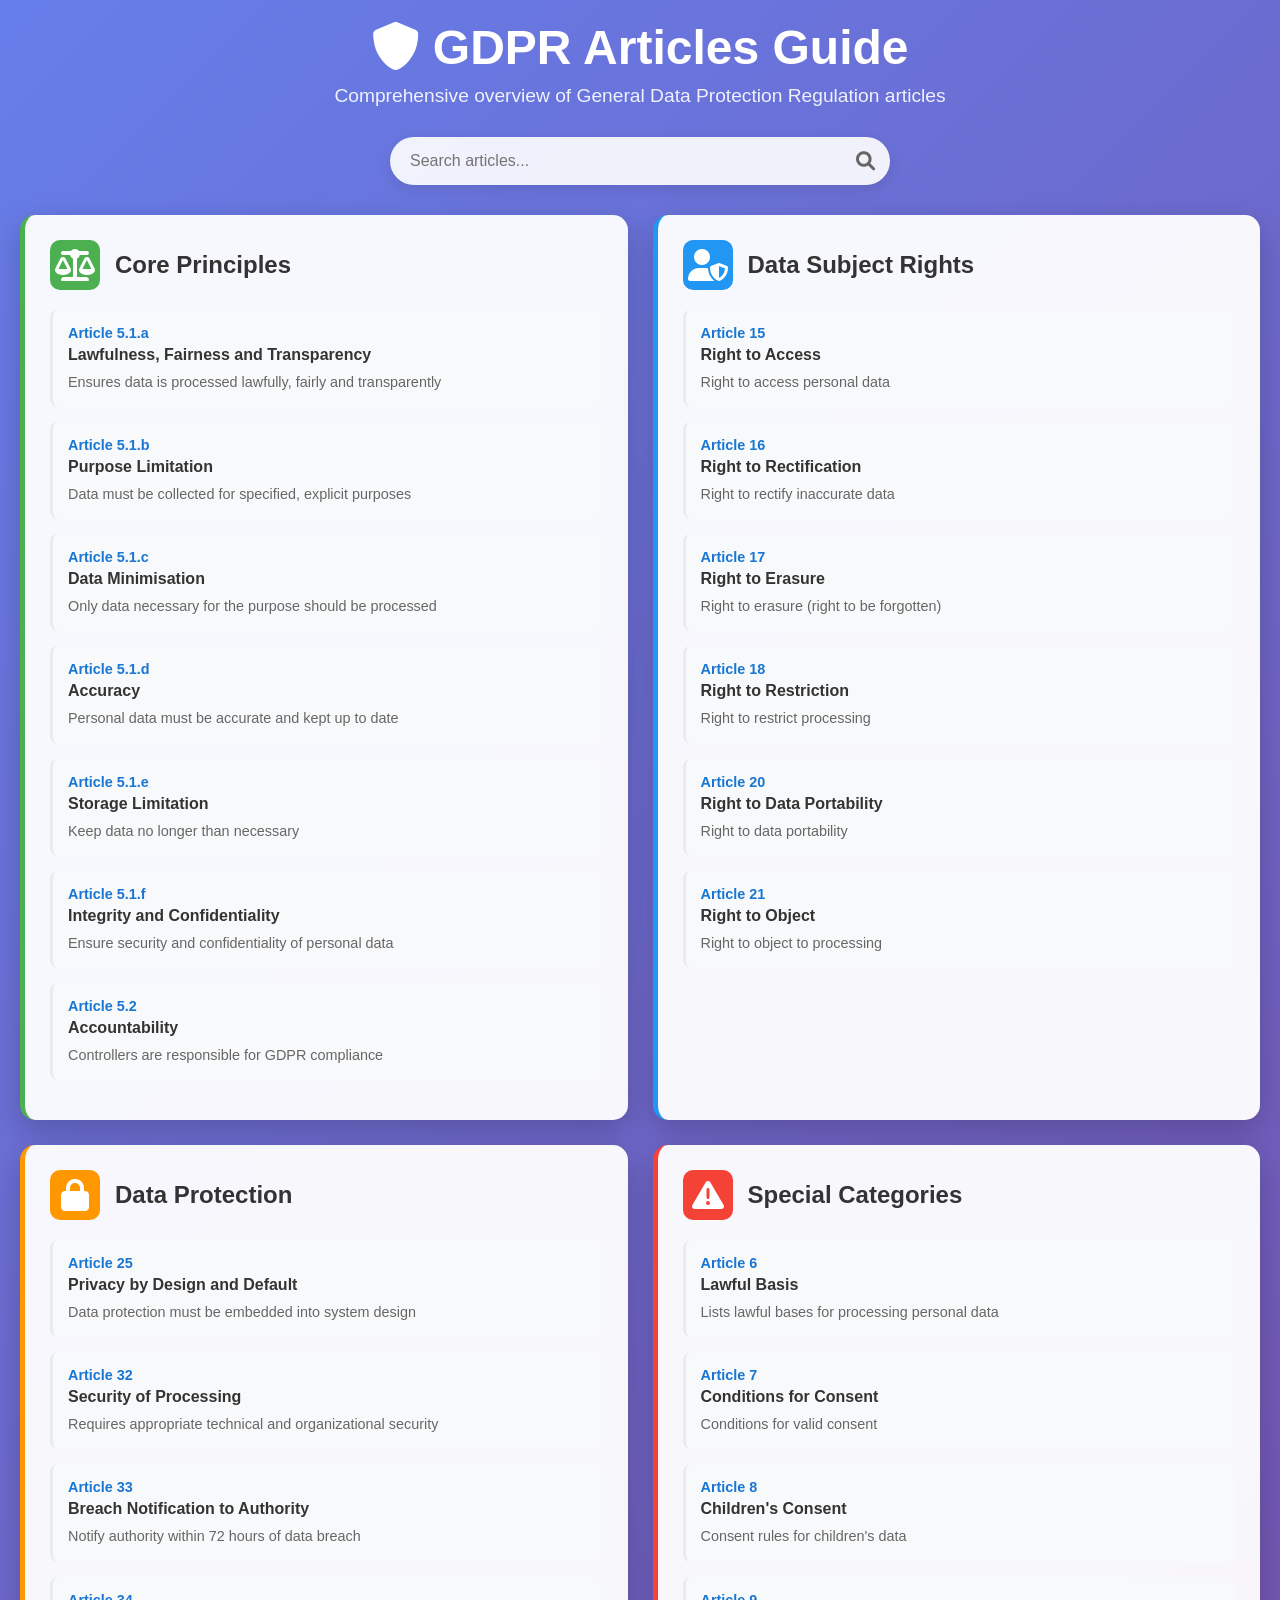
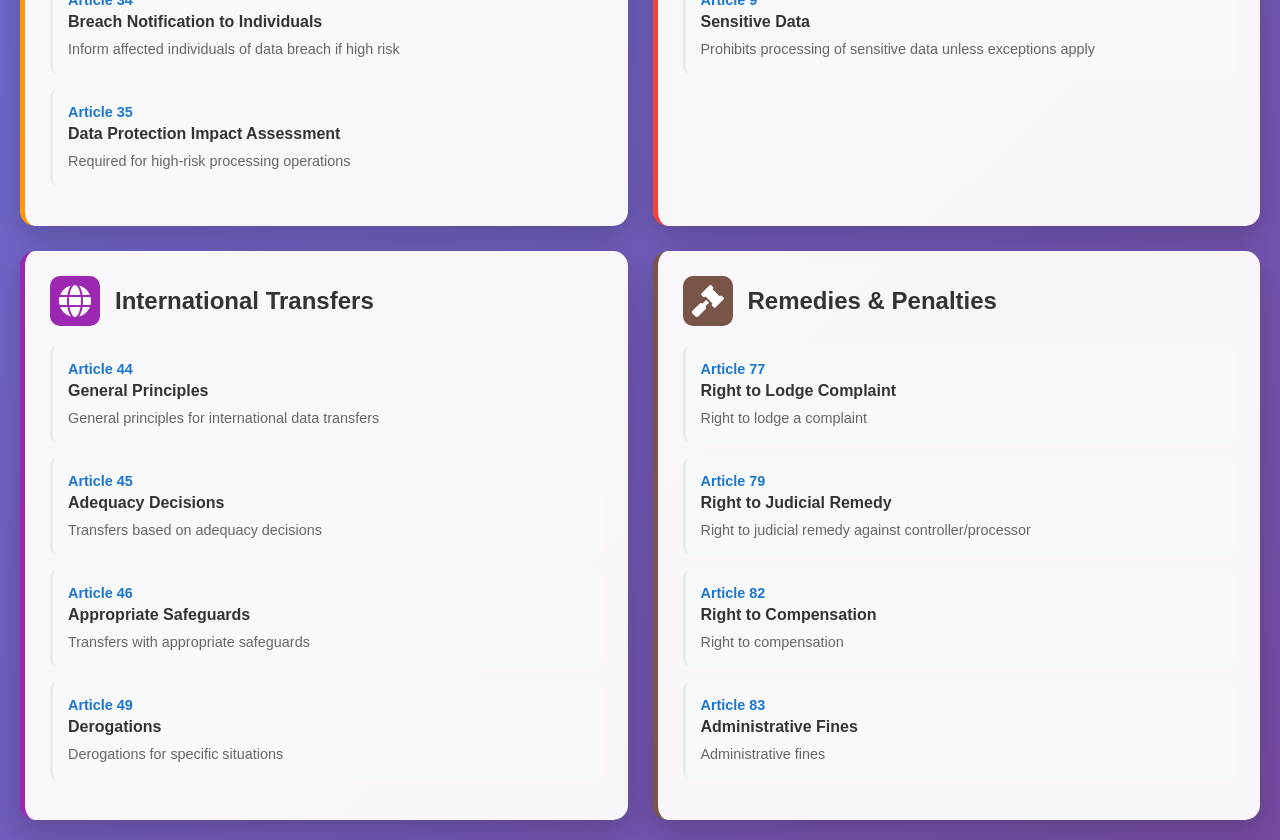
<file: ch2/gdpr_guide.html>
<!DOCTYPE html>
<html lang="en">
<head>
    <meta charset="UTF-8">
    <meta name="viewport" content="width=device-width, initial-scale=1.0">
    <title>GDPR Articles Visual Guide</title>
    <style>
        * {
            margin: 0;
            padding: 0;
            box-sizing: border-box;
        }
        
        body {
            font-family: 'Segoe UI', Tahoma, Geneva, Verdana, sans-serif;
            background: linear-gradient(135deg, #667eea 0%, #764ba2 100%);
            min-height: 100vh;
            padding: 20px;
        }
        
        .container {
            max-width: 1400px;
            margin: 0 auto;
        }
        
        .header {
            text-align: center;
            color: white;
            margin-bottom: 30px;
        }
        
        .header h1 {
            font-size: 3rem;
            font-weight: 700;
            margin-bottom: 10px;
        }
        
        .header p {
            font-size: 1.2rem;
            opacity: 0.9;
        }
        
        .grid {
            display: grid;
            grid-template-columns: repeat(auto-fit, minmax(400px, 1fr));
            gap: 25px;
        }
        
        .section {
            background: rgba(255, 255, 255, 0.95);
            border-radius: 15px;
            padding: 25px;
            box-shadow: 0 10px 30px rgba(0, 0, 0, 0.2);
            transition: transform 0.3s ease, box-shadow 0.3s ease;
            border-left: 5px solid;
        }
        
        .section:hover {
            transform: translateY(-5px);
            box-shadow: 0 15px 40px rgba(0, 0, 0, 0.3);
        }
        
        .section.principles { border-left-color: #4CAF50; }
        .section.rights { border-left-color: #2196F3; }
        .section.protection { border-left-color: #FF9800; }
        .section.special { border-left-color: #F44336; }
        .section.transfers { border-left-color: #9C27B0; }
        .section.authorities { border-left-color: #607D8B; }
        .section.remedies { border-left-color: #795548; }
        
        .section-header {
            display: flex;
            align-items: center;
            margin-bottom: 20px;
        }
        
        .section-icon {
            font-size: 2rem;
            margin-right: 15px;
            width: 50px;
            height: 50px;
            display: flex;
            align-items: center;
            justify-content: center;
            border-radius: 10px;
            color: white;
        }
        
        .principles .section-icon { background: #4CAF50; }
        .rights .section-icon { background: #2196F3; }
        .protection .section-icon { background: #FF9800; }
        .special .section-icon { background: #F44336; }
        .transfers .section-icon { background: #9C27B0; }
        .authorities .section-icon { background: #607D8B; }
        .remedies .section-icon { background: #795548; }
        
        .section-title {
            font-size: 1.5rem;
            font-weight: 600;
            color: #333;
        }
        
        .article {
            background: #f8f9fa;
            border-radius: 8px;
            padding: 15px;
            margin-bottom: 15px;
            border-left: 3px solid #e9ecef;
            transition: all 0.3s ease;
        }
        
        .article:hover {
            background: #e3f2fd;
            border-left-color: #2196F3;
            transform: translateX(5px);
        }
        
        .article-number {
            font-weight: 700;
            color: #1976D2;
            font-size: 0.9rem;
            margin-bottom: 5px;
        }
        
        .article-title {
            font-weight: 600;
            color: #333;
            margin-bottom: 8px;
            font-size: 1rem;
        }
        
        .article-description {
            color: #666;
            font-size: 0.9rem;
            line-height: 1.4;
        }
        
        .search-box {
            width: 100%;
            max-width: 500px;
            margin: 0 auto 30px;
            position: relative;
        }
        
        .search-input {
            width: 100%;
            padding: 15px 50px 15px 20px;
            border: none;
            border-radius: 25px;
            font-size: 1rem;
            background: rgba(255, 255, 255, 0.9);
            box-shadow: 0 5px 15px rgba(0, 0, 0, 0.1);
        }
        
        .search-icon {
            position: absolute;
            right: 15px;
            top: 50%;
            transform: translateY(-50%);
            color: #666;
            font-size: 1.2rem;
        }
        
        @media (max-width: 768px) {
            .grid {
                grid-template-columns: 1fr;
            }
            
            .header h1 {
                font-size: 2rem;
            }
            
            .section {
                padding: 20px;
            }
        }
    </style>
    <link rel="stylesheet" href="https://cdnjs.cloudflare.com/ajax/libs/font-awesome/6.0.0/css/all.min.css">
</head>
<body>
    <div class="container">
        <div class="header">
            <h1><i class="fas fa-shield-alt"></i> GDPR Articles Guide</h1>
            <p>Comprehensive overview of General Data Protection Regulation articles</p>
        </div>
        
        <div class="search-box">
            <input type="text" class="search-input" placeholder="Search articles..." id="searchInput">
            <i class="fas fa-search search-icon"></i>
        </div>
        
        <div class="grid">
            <div class="section principles">
                <div class="section-header">
                    <div class="section-icon">
                        <i class="fas fa-balance-scale"></i>
                    </div>
                    <div class="section-title">Core Principles</div>
                </div>
                
                <div class="article">
                    <div class="article-number">Article 5.1.a</div>
                    <div class="article-title">Lawfulness, Fairness and Transparency</div>
                    <div class="article-description">Ensures data is processed lawfully, fairly and transparently</div>
                </div>
                
                <div class="article">
                    <div class="article-number">Article 5.1.b</div>
                    <div class="article-title">Purpose Limitation</div>
                    <div class="article-description">Data must be collected for specified, explicit purposes</div>
                </div>
                
                <div class="article">
                    <div class="article-number">Article 5.1.c</div>
                    <div class="article-title">Data Minimisation</div>
                    <div class="article-description">Only data necessary for the purpose should be processed</div>
                </div>
                
                <div class="article">
                    <div class="article-number">Article 5.1.d</div>
                    <div class="article-title">Accuracy</div>
                    <div class="article-description">Personal data must be accurate and kept up to date</div>
                </div>
                
                <div class="article">
                    <div class="article-number">Article 5.1.e</div>
                    <div class="article-title">Storage Limitation</div>
                    <div class="article-description">Keep data no longer than necessary</div>
                </div>
                
                <div class="article">
                    <div class="article-number">Article 5.1.f</div>
                    <div class="article-title">Integrity and Confidentiality</div>
                    <div class="article-description">Ensure security and confidentiality of personal data</div>
                </div>
                
                <div class="article">
                    <div class="article-number">Article 5.2</div>
                    <div class="article-title">Accountability</div>
                    <div class="article-description">Controllers are responsible for GDPR compliance</div>
                </div>
            </div>
            
            <div class="section rights">
                <div class="section-header">
                    <div class="section-icon">
                        <i class="fas fa-user-shield"></i>
                    </div>
                    <div class="section-title">Data Subject Rights</div>
                </div>
                
                <div class="article">
                    <div class="article-number">Article 15</div>
                    <div class="article-title">Right to Access</div>
                    <div class="article-description">Right to access personal data</div>
                </div>
                
                <div class="article">
                    <div class="article-number">Article 16</div>
                    <div class="article-title">Right to Rectification</div>
                    <div class="article-description">Right to rectify inaccurate data</div>
                </div>
                
                <div class="article">
                    <div class="article-number">Article 17</div>
                    <div class="article-title">Right to Erasure</div>
                    <div class="article-description">Right to erasure (right to be forgotten)</div>
                </div>
                
                <div class="article">
                    <div class="article-number">Article 18</div>
                    <div class="article-title">Right to Restriction</div>
                    <div class="article-description">Right to restrict processing</div>
                </div>
                
                <div class="article">
                    <div class="article-number">Article 20</div>
                    <div class="article-title">Right to Data Portability</div>
                    <div class="article-description">Right to data portability</div>
                </div>
                
                <div class="article">
                    <div class="article-number">Article 21</div>
                    <div class="article-title">Right to Object</div>
                    <div class="article-description">Right to object to processing</div>
                </div>
            </div>
            
            <div class="section protection">
                <div class="section-header">
                    <div class="section-icon">
                        <i class="fas fa-lock"></i>
                    </div>
                    <div class="section-title">Data Protection</div>
                </div>
                
                <div class="article">
                    <div class="article-number">Article 25</div>
                    <div class="article-title">Privacy by Design and Default</div>
                    <div class="article-description">Data protection must be embedded into system design</div>
                </div>
                
                <div class="article">
                    <div class="article-number">Article 32</div>
                    <div class="article-title">Security of Processing</div>
                    <div class="article-description">Requires appropriate technical and organizational security</div>
                </div>
                
                <div class="article">
                    <div class="article-number">Article 33</div>
                    <div class="article-title">Breach Notification to Authority</div>
                    <div class="article-description">Notify authority within 72 hours of data breach</div>
                </div>
                
                <div class="article">
                    <div class="article-number">Article 34</div>
                    <div class="article-title">Breach Notification to Individuals</div>
                    <div class="article-description">Inform affected individuals of data breach if high risk</div>
                </div>
                
                <div class="article">
                    <div class="article-number">Article 35</div>
                    <div class="article-title">Data Protection Impact Assessment</div>
                    <div class="article-description">Required for high-risk processing operations</div>
                </div>
            </div>
            
            <div class="section special">
                <div class="section-header">
                    <div class="section-icon">
                        <i class="fas fa-exclamation-triangle"></i>
                    </div>
                    <div class="section-title">Special Categories</div>
                </div>
                
                <div class="article">
                    <div class="article-number">Article 6</div>
                    <div class="article-title">Lawful Basis</div>
                    <div class="article-description">Lists lawful bases for processing personal data</div>
                </div>
                
                <div class="article">
                    <div class="article-number">Article 7</div>
                    <div class="article-title">Conditions for Consent</div>
                    <div class="article-description">Conditions for valid consent</div>
                </div>
                
                <div class="article">
                    <div class="article-number">Article 8</div>
                    <div class="article-title">Children's Consent</div>
                    <div class="article-description">Consent rules for children's data</div>
                </div>
                
                <div class="article">
                    <div class="article-number">Article 9</div>
                    <div class="article-title">Sensitive Data</div>
                    <div class="article-description">Prohibits processing of sensitive data unless exceptions apply</div>
                </div>
            </div>
            
            <div class="section transfers">
                <div class="section-header">
                    <div class="section-icon">
                        <i class="fas fa-globe"></i>
                    </div>
                    <div class="section-title">International Transfers</div>
                </div>
                
                <div class="article">
                    <div class="article-number">Article 44</div>
                    <div class="article-title">General Principles</div>
                    <div class="article-description">General principles for international data transfers</div>
                </div>
                
                <div class="article">
                    <div class="article-number">Article 45</div>
                    <div class="article-title">Adequacy Decisions</div>
                    <div class="article-description">Transfers based on adequacy decisions</div>
                </div>
                
                <div class="article">
                    <div class="article-number">Article 46</div>
                    <div class="article-title">Appropriate Safeguards</div>
                    <div class="article-description">Transfers with appropriate safeguards</div>
                </div>
                
                <div class="article">
                    <div class="article-number">Article 49</div>
                    <div class="article-title">Derogations</div>
                    <div class="article-description">Derogations for specific situations</div>
                </div>
            </div>
            
            <div class="section remedies">
                <div class="section-header">
                    <div class="section-icon">
                        <i class="fas fa-gavel"></i>
                    </div>
                    <div class="section-title">Remedies & Penalties</div>
                </div>
                
                <div class="article">
                    <div class="article-number">Article 77</div>
                    <div class="article-title">Right to Lodge Complaint</div>
                    <div class="article-description">Right to lodge a complaint</div>
                </div>
                
                <div class="article">
                    <div class="article-number">Article 79</div>
                    <div class="article-title">Right to Judicial Remedy</div>
                    <div class="article-description">Right to judicial remedy against controller/processor</div>
                </div>
                
                <div class="article">
                    <div class="article-number">Article 82</div>
                    <div class="article-title">Right to Compensation</div>
                    <div class="article-description">Right to compensation</div>
                </div>
                
                <div class="article">
                    <div class="article-number">Article 83</div>
                    <div class="article-title">Administrative Fines</div>
                    <div class="article-description">Administrative fines</div>
                </div>
            </div>
        </div>
    </div>
    
    <script>
        // Search functionality
        const searchInput = document.getElementById('searchInput');
        const articles = document.querySelectorAll('.article');
        const sections = document.querySelectorAll('.section');
        
        searchInput.addEventListener('input', function() {
            const searchTerm = this.value.toLowerCase();
            
            articles.forEach(article => {
                const articleText = article.textContent.toLowerCase();
                const section = article.closest('.section');
                
                if (articleText.includes(searchTerm)) {
                    article.style.display = 'block';
                    section.style.display = 'block';
                } else {
                    article.style.display = 'none';
                }
            });
            
            // Hide sections with no visible articles
            sections.forEach(section => {
                const visibleArticles = section.querySelectorAll('.article[style*="block"]');
                if (visibleArticles.length === 0 && searchTerm !== '') {
                    section.style.display = 'none';
                } else if (searchTerm === '') {
                    section.style.display = 'block';
                    section.querySelectorAll('.article').forEach(article => {
                        article.style.display = 'block';
                    });
                }
            });
        });
        
        // Add hover effects and animations
        articles.forEach(article => {
            article.addEventListener('mouseenter', function() {
                this.style.transform = 'translateX(10px)';
            });
            
            article.addEventListener('mouseleave', function() {
                this.style.transform = 'translateX(0)';
            });
        });
    </script>
</body>
</html>
</file>
